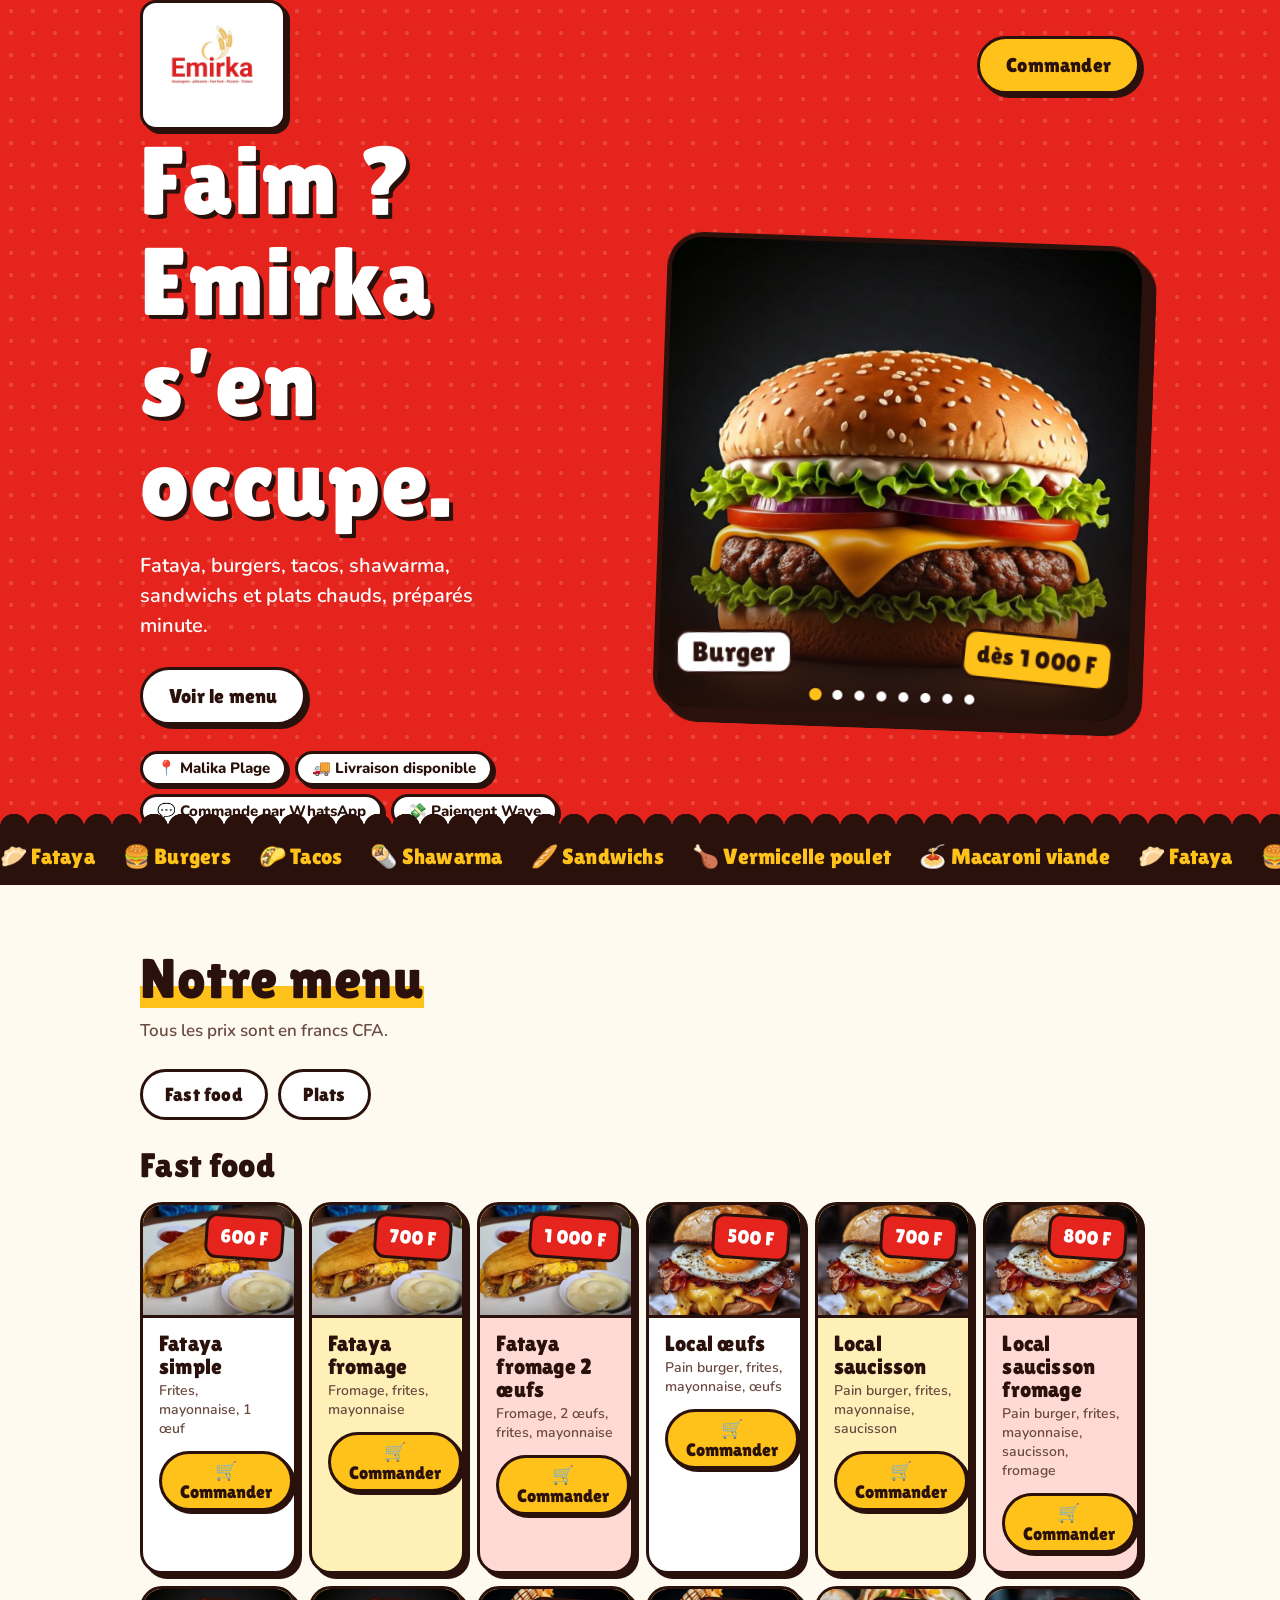
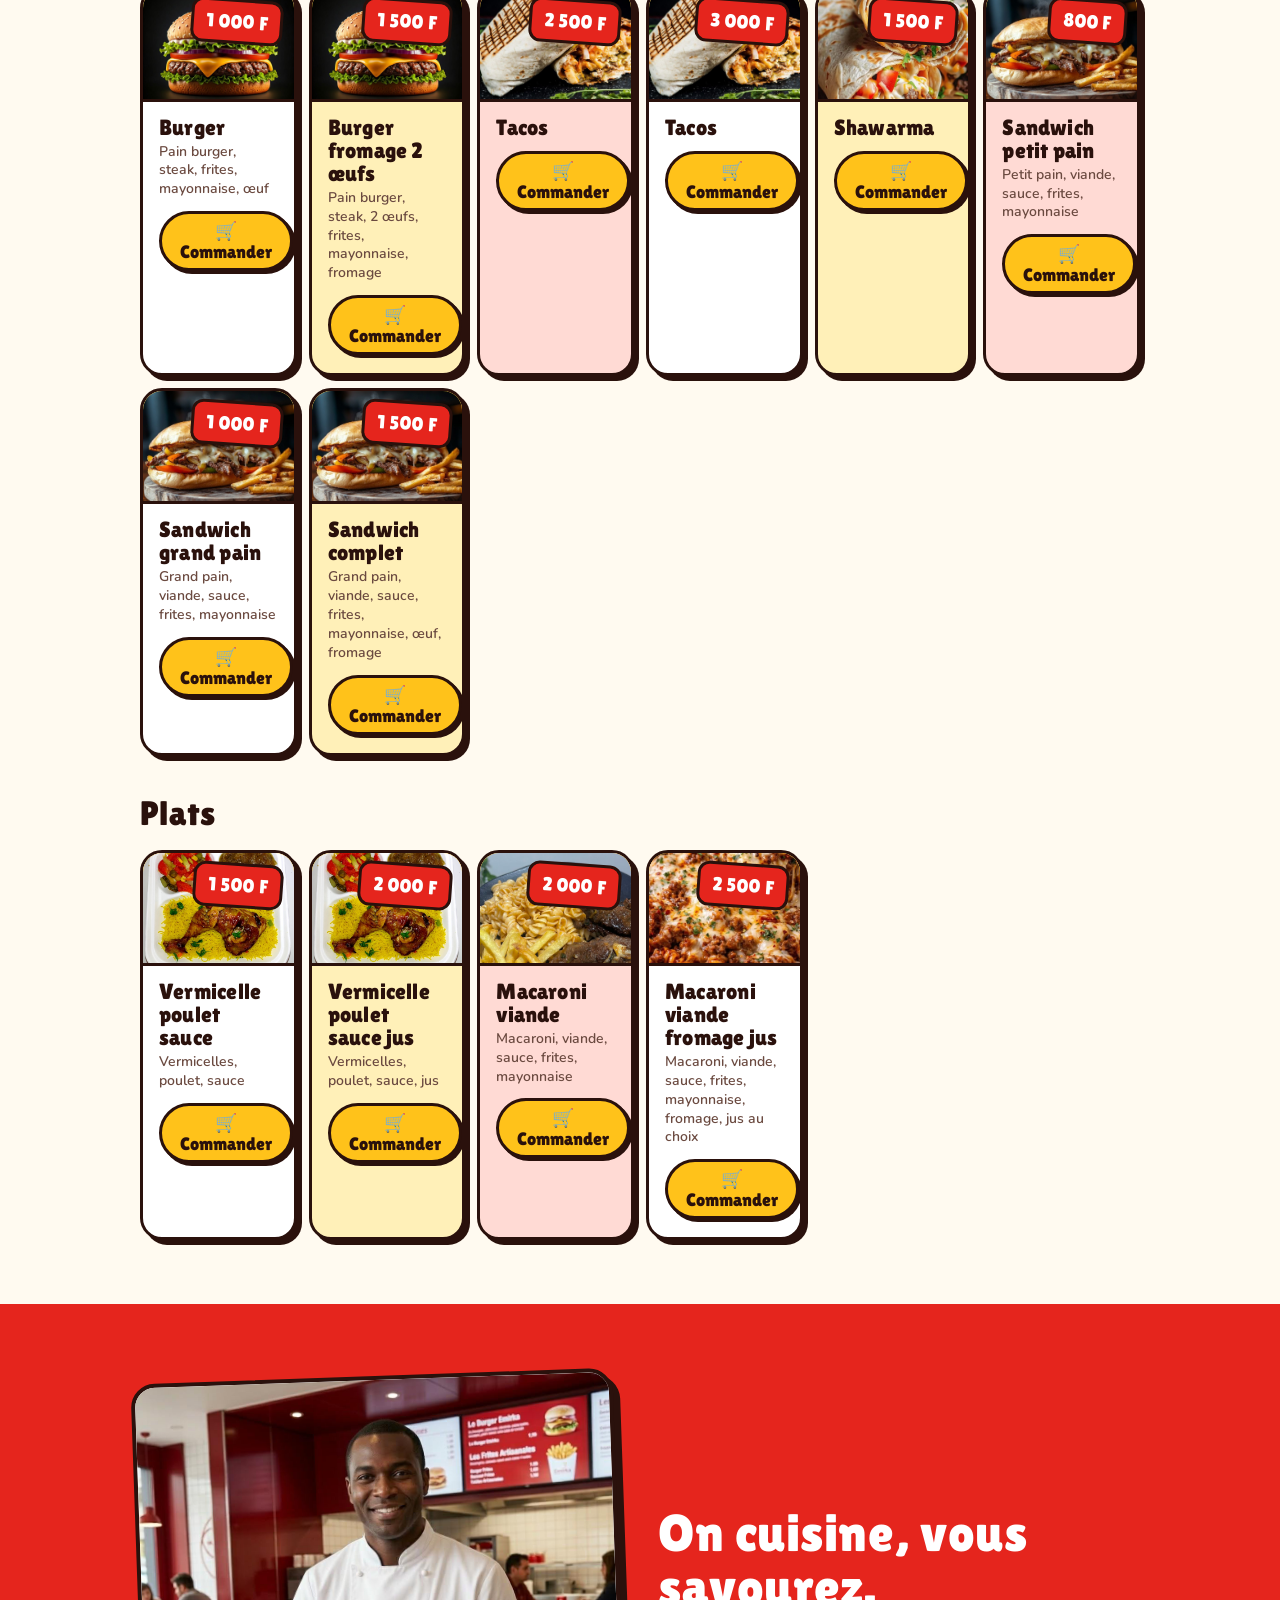
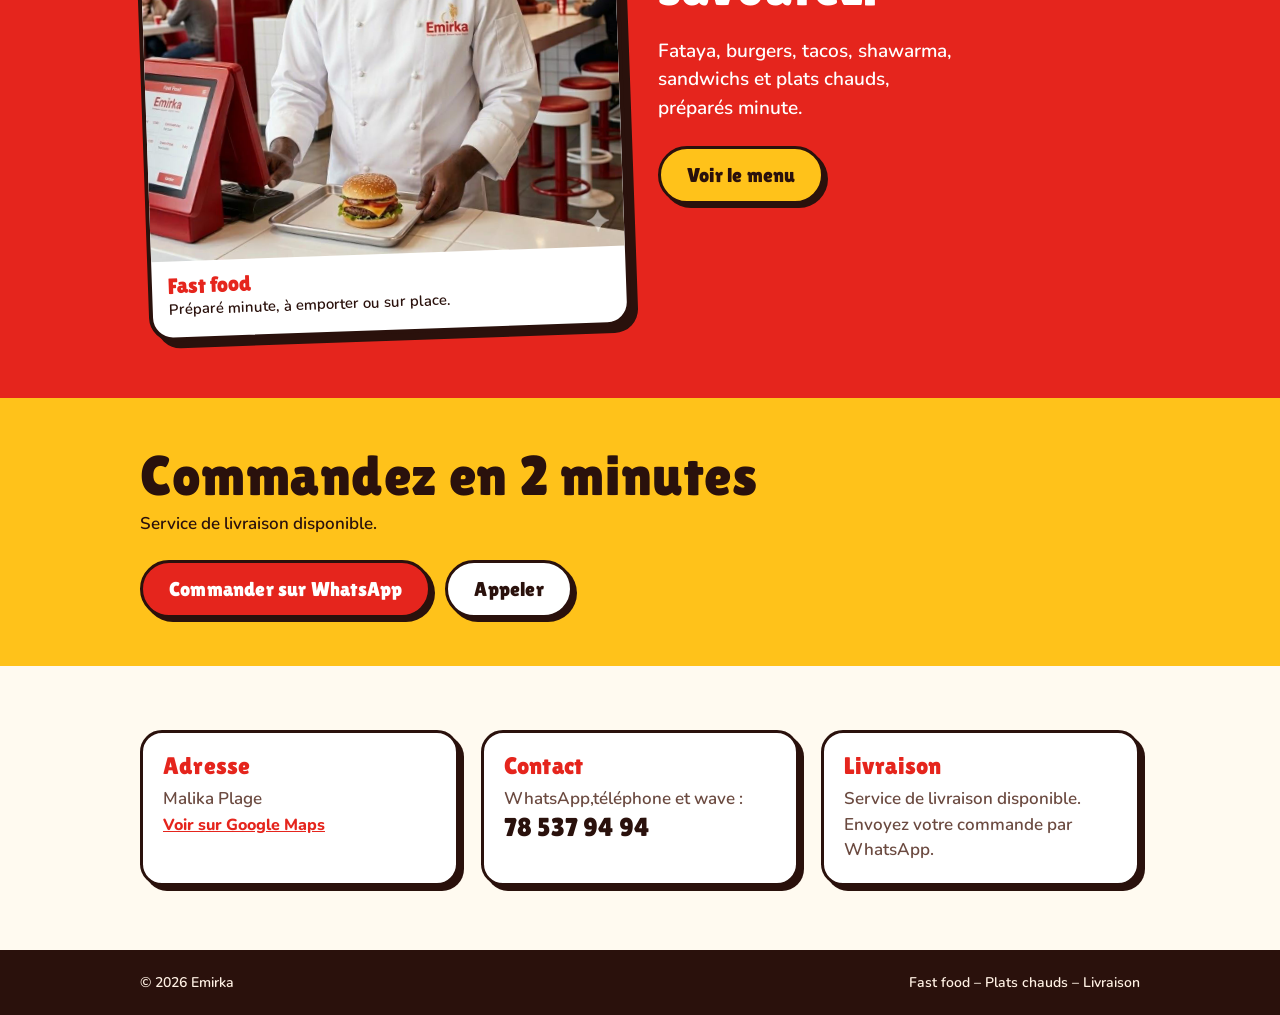
<file: index.html>
<!DOCTYPE html>
<html lang="fr">
<head>
<meta charset="utf-8">
<meta name="viewport" content="width=device-width, initial-scale=1, viewport-fit=cover">
<title>Emirka – Fast food, plats chauds et livraison</title>
<link rel="preconnect" href="https://fonts.googleapis.com">
<link rel="preconnect" href="https://fonts.gstatic.com" crossorigin>
<link href="https://fonts.googleapis.com/css2?family=Lilita+One&family=Nunito:wght@600;800&display=swap" rel="stylesheet">
<link rel="stylesheet" href="style.css">
</head>
<body>
<header class="hero">
  <div class="wrap top">
    <a class="brand" href="#" aria-label="Emirka, accueil"><img src="emirka-logo.jpeg" alt="Emirka" width="640" height="461"></a>
    <a class="btn" href="#commander">Commander</a>
  </div>
  <div class="wrap hero-in">
    <div>
      <h1>Faim ? Emirka s’en occupe.</h1>
      <p>Fataya, burgers, tacos, shawarma, sandwichs et plats chauds, préparés minute.</p>
      <div class="cta"><a class="btn white" href="#menu">Voir le menu</a></div>
     <ul class="chips"><li>📍 Malika Plage</li><li>🚚 Livraison disponible</li><li>💬 Commande par WhatsApp</li><li>💸 Paiement Wave</li></ul>
    </div>
    <div class="stage" role="group" aria-label="Nos plats">
      <figure class="slide on"><img src="Burger-emirka.jpg" alt="Burger au fromage"><figcaption class="cap"><span class="nm">Burger</span><span class="pr">dès 1 000 F</span></figcaption></figure>
      <figure class="slide"><img src="shawarma-emirka.jpg" alt="Shawarma"><figcaption class="cap"><span class="nm">Shawarma</span><span class="pr">1 500 F</span></figcaption></figure>
      <figure class="slide"><img src="FATAYA-emirka.jpeg" alt="Fataya"><figcaption class="cap"><span class="nm">Fataya</span><span class="pr">dès 600 F</span></figcaption></figure>
      <figure class="slide"><img src="Tacos-emirka.jpg" alt="Tacos grillé"><figcaption class="cap"><span class="nm">Tacos</span><span class="pr">dès 2 500 F</span></figcaption></figure>
      <figure class="slide"><img src="Macaronie-emirka.jpg" alt="Macaroni gratiné"><figcaption class="cap"><span class="nm">Macaroni viande fromage</span><span class="pr">2 500 F</span></figcaption></figure>
      <figure class="slide"><img src="Vermicelle-emirka.jpeg" alt="Poulet rôti sur vermicelles"><figcaption class="cap"><span class="nm">Poulet vermicelles</span><span class="pr">dès 1 500 F</span></figcaption></figure>
      <figure class="slide"><img src="local-emirka.jpg" alt="Local aux œufs"><figcaption class="cap"><span class="nm">Local</span><span class="pr">dès 500 F</span></figcaption></figure>
      <figure class="slide"><img src="Sandwich-emirka.jpg" alt="Sandwich viande fromage"><figcaption class="cap"><span class="nm">Sandwich</span><span class="pr">dès 800 F</span></figcaption></figure>
      <div class="dots" id="dots"></div>
    </div>
  </div>
</header>

<div class="marq" aria-hidden="true"><div>
  <span>🥟 Fataya</span><span>🍔 Burgers</span><span>🌮 Tacos</span><span>🌯 Shawarma</span><span>🥖 Sandwichs</span><span>🍗 Vermicelle poulet</span><span>🍝 Macaroni viande</span>
  <span>🥟 Fataya</span><span>🍔 Burgers</span><span>🌮 Tacos</span><span>🌯 Shawarma</span><span>🥖 Sandwichs</span><span>🍗 Vermicelle poulet</span><span>🍝 Macaroni viande</span>
</div></div>

<section id="menu"><div class="wrap">
  <h2>Notre menu</h2>
  <p class="sub">Tous les prix sont en francs CFA.</p>
  <nav class="tabs" id="tabs" aria-label="Catégories"></nav>
  <div id="grid"></div>
</div></section>

<section class="show"><div class="wrap">
  <figure><img src="emirka-photo.jpeg" alt="Un cuisinier en veste Emirka présente un burger au comptoir" loading="lazy"><figcaption><b>Fast food</b>Préparé minute, à emporter ou sur place.</figcaption></figure>
  <div class="show-tx"><h2>On cuisine, vous savourez.</h2><p>Fataya, burgers, tacos, shawarma, sandwichs et plats chauds, préparés minute.</p><a class="btn" href="#menu">Voir le menu</a></div>
</div></section>

<div class="order" id="commander"><div class="wrap" style="padding-top:48px;padding-bottom:48px">
  <div><h2>Commandez en 2 minutes</h2><p>Service de livraison disponible.</p></div>
  <div class="cta"><a class="btn red" href="https://wa.me/221785379494?text=Bonjour%20Emirka%2C%20je%20voudrais%20commander">Commander sur WhatsApp</a><a class="btn white" href="tel:+221785379494">Appeler</a></div>
</div></div>

<section id="infos"><div class="wrap info">
  <div><h3>Adresse</h3><p>Malika Plage<br><a href="https://maps.app.goo.gl/WiRUqbtnnCbrg8SAA?g_st=ic
" target="_blank" rel="noopener" style="font:800 16px Nunito,sans-serif;color:var(--red);text-decoration:underline">Voir sur Google Maps</a></p></div>
  <div><h3>Contact</h3><p>WhatsApp,téléphone et wave :<br><a href="tel:+221785379494">78 537 94 94</a></p></div>
  <div><h3>Livraison</h3><p>Service de livraison disponible. Envoyez votre commande par WhatsApp.</p></div>
</div></section>

<footer><div class="wrap"><span>© 2026 Emirka</span><span>Fast food – Plats chauds – Livraison</span></div></footer>
<script src="script.js"></script>
</body>
</html>
</file>
<file: style.css>
:root{
  --bg:#fffaf0; --surface:#fff; --text:#2a110c; --muted:#6b4a40; --bd:#2a110c; --dk:#2a110c;
  --red:#e5251d; --yellow:#ffc21a; --c2:#fff0b8; --c3:#ffdad4;
  box-sizing:border-box; padding-top:env(safe-area-inset-top,0px); padding-bottom:env(safe-area-inset-bottom,0px);
}
@media (prefers-color-scheme:dark){:root:not([data-theme="light"]){--bg:#1d0f0b;--surface:#2d1914;--text:#fff1e4;--muted:#d1b4a6;--bd:#ffc21a;--c2:#3a2d12;--c3:#44201c;}}
:root[data-theme="dark"]{--bg:#1d0f0b;--surface:#2d1914;--text:#fff1e4;--muted:#d1b4a6;--bd:#ffc21a;--c2:#3a2d12;--c3:#44201c;}
html{scroll-padding-top:env(safe-area-inset-top,0px);scroll-behavior:smooth}
*,*::before,*::after{box-sizing:border-box}
body{margin:0;background:var(--bg);color:var(--text);font:600 17px/1.5 Nunito,system-ui,sans-serif}
h1,h2,h3,.btn,.tab,.price,.nm,.pr,.marq{font-family:"Lilita One","Nunito",system-ui,sans-serif;font-weight:400;letter-spacing:.01em}
.hero{position:relative;overflow:hidden;color:#fff;background:var(--red) radial-gradient(rgba(255,255,255,.14) 2px,transparent 2.5px) 0 0/22px 22px}
.hero::after{content:"";position:absolute;left:0;right:0;bottom:0;height:14px;background:radial-gradient(circle at 14px 14px,var(--dk) 14px,transparent 14.5px) 0 0/28px 14px repeat-x}
.top{display:flex;justify-content:space-between;align-items:center;padding-top:18px;padding-bottom:6px}
.brand{background:#fff;border:3px solid var(--dk);border-radius:16px;box-shadow:4px 4px 0 var(--dk);padding:2px 10px;display:block}
.brand img{display:block;height:120px;width:auto}
.hero-in{display:grid;grid-template-columns:1fr 1fr;gap:40px;align-items:center;padding-top:30px;padding-bottom:104px}
.hero h1{font-size:clamp(50px,8.5vw,96px);text-shadow:4px 4px 0 var(--dk)}
.hero p{font-size:20px;max-width:30ch;margin:18px 0 26px}
.chips{display:flex;flex-wrap:wrap;gap:8px;list-style:none;padding:0;margin:26px 0 0}
.chips li{background:#fff;color:var(--dk);border:3px solid var(--dk);border-radius:999px;padding:3px 14px;font-size:15px;font-weight:800;box-shadow:3px 3px 0 var(--dk)}
.stage{position:relative;aspect-ratio:1/1;width:100%;max-width:540px;margin-left:auto;background:#000;border:5px solid var(--dk);border-radius:36px;box-shadow:10px 10px 0 var(--dk);overflow:hidden;transform:rotate(2deg)}
.slide{position:absolute;inset:0;margin:0;opacity:0;transition:opacity .9s}
.slide.on{opacity:1}
.slide img{width:100%;height:100%;object-fit:cover;display:block;transform:scale(1.02);transition:transform 6s linear}
.slide.on img{transform:scale(1.14)}
.slide::after{content:"";position:absolute;inset:0;background:linear-gradient(transparent 55%,rgba(42,17,12,.75))}
.cap{position:absolute;z-index:1;left:16px;right:16px;bottom:34px;display:flex;justify-content:space-between;align-items:flex-end;gap:10px}
.nm{background:#fff;color:var(--dk);border:3px solid var(--dk);border-radius:14px;padding:4px 14px;font-size:clamp(20px,3.4vw,28px);transform:rotate(-2deg);line-height:1.1}
.pr{background:var(--yellow);color:var(--dk);border:3px solid var(--dk);border-radius:14px;padding:4px 12px;font-size:clamp(18px,3vw,24px);transform:rotate(4deg);white-space:nowrap}
.dots{position:absolute;z-index:2;left:0;right:0;bottom:10px;display:flex;justify-content:center;gap:8px}
.dots button{width:14px;height:14px;padding:0;border-radius:50%;border:2px solid var(--dk);background:#fff;cursor:pointer}
.dots button[aria-current="true"]{background:var(--yellow);transform:scale(1.25)}
@media(prefers-reduced-motion:no-preference){
.stage{animation:pop .7s cubic-bezier(.2,1.4,.4,1) both}
.slide.on .nm{animation:pop .5s .25s cubic-bezier(.2,1.5,.4,1) both}.slide.on .pr{animation:pop .5s .45s cubic-bezier(.2,1.5,.4,1) both}
@keyframes pop{from{opacity:0;scale:.5}}}
@media(prefers-reduced-motion:reduce){.slide img,.slide.on img{transform:none;transition:none}}
h1,h2,h3{margin:0;line-height:1.05}
:focus-visible{outline:3px solid var(--red);outline-offset:3px}
.wrap{max-width:1040px;margin:0 auto;padding:0 20px}
.btn{display:inline-block;font-size:20px;text-decoration:none;padding:11px 26px;border-radius:999px;border:3px solid var(--dk);box-shadow:4px 4px 0 var(--dk);color:var(--dk);background:var(--yellow);cursor:pointer;transition:transform .12s,box-shadow .12s}
.btn:hover{transform:translate(2px,2px);box-shadow:2px 2px 0 var(--dk)}
.btn.red{background:var(--red);color:#fff}.btn.white{background:#fff}
.cta{display:flex;gap:14px;flex-wrap:wrap}
.marq{background:var(--dk);color:var(--yellow);overflow:hidden;font-size:22px;padding:12px 0;white-space:nowrap}
.marq div{display:flex;gap:28px;width:max-content;animation:m 30s linear infinite}
@keyframes m{to{transform:translateX(-50%)}}
@media(prefers-reduced-motion:reduce){.marq div{animation:none}}
section{padding:64px 0}
h2{display:inline-block;font-size:clamp(36px,6vw,56px);background:linear-gradient(transparent 62%,var(--yellow) 62%);color:var(--text);margin-bottom:10px}
.sub{color:var(--muted);margin:0 0 26px}
.tabs{display:flex;gap:10px;flex-wrap:wrap;margin-bottom:28px}
.tab{font-size:19px;padding:8px 22px;border-radius:999px;border:3px solid var(--bd);background:var(--surface);color:var(--text);cursor:pointer}
.tab[aria-selected="true"]{background:var(--red);color:#fff;border-color:var(--dk);box-shadow:3px 3px 0 var(--dk)}
.grid{display:grid;grid-template-columns:repeat(auto-fill,minmax(145px,1fr));gap:12px}
.item{display:flex;flex-direction:column;background:var(--surface);border:3px solid var(--bd);border-radius:22px;box-shadow:5px 5px 0 var(--bd);overflow:hidden}
.item:nth-child(3n+2){background:var(--c2)}.item:nth-child(3n+3){background:var(--c3)}
.vis{position:relative;aspect-ratio:4/3;background:var(--yellow);border-bottom:3px solid var(--bd);display:grid;place-items:center;overflow:hidden}
.vis img{position:absolute;inset:0;width:100%;height:100%;object-fit:cover}
.em{font-size:76px}
.price{position:absolute;top:10px;right:10px;font-size:19px;background:var(--red);color:#fff;padding:5px 12px;border-radius:12px;border:3px solid var(--dk);transform:rotate(4deg);white-space:nowrap}
.tx{padding:14px 16px 18px}
.item h3{font-size:22px}
.item p{margin:4px 0 0;font-size:14px;color:var(--muted);line-height:1.35}
.item p:empty{display:none}
a.tab{text-decoration:none;display:inline-block}.tab:hover{background:var(--yellow);color:var(--dk)}
.cat{font-size:34px;margin:40px 0 18px;scroll-margin-top:16px}#grid>.cat:first-child{margin-top:0}
.show .wrap{align-items:center}
.show-tx h2{background:none;color:#fff;font-size:clamp(34px,5vw,52px)}
.show-tx p{color:#fff;font-size:19px;margin:12px 0 24px;max-width:28ch}
.show{background:var(--red)}
.show .wrap{display:grid;grid-template-columns:1fr 1fr;gap:36px;padding-top:8px}
.show figure{margin:0;background:#fff;color:var(--dk);border:4px solid var(--dk);border-radius:24px;box-shadow:7px 7px 0 var(--dk);overflow:hidden;transform:rotate(-2deg)}
.show img{display:block;width:100%;aspect-ratio:1/1;object-fit:cover}
.show figcaption{padding:12px 16px 16px;font-size:15px}
.show figcaption b{display:block;font:400 22px "Lilita One",sans-serif;color:var(--red)}
.order{background:var(--yellow);color:var(--dk)}
.order .wrap{display:flex;gap:24px;align-items:center;justify-content:space-between;flex-wrap:wrap}
.order h2{background:none;color:var(--dk);margin:0}.order p{margin:6px 0 0}
.info{display:grid;grid-template-columns:repeat(auto-fit,minmax(240px,1fr));gap:22px}
.info>div{background:var(--surface);border:3px solid var(--bd);border-radius:22px;box-shadow:5px 5px 0 var(--bd);padding:20px}
.info h3{font-size:24px;color:var(--red);margin-bottom:8px}
.info p{margin:0;color:var(--muted)}
.info a{color:var(--text);font:400 26px "Lilita One",sans-serif;text-decoration:none}
footer{background:var(--dk);color:#fff1e4;padding:22px 0;font-size:14px}
footer .wrap{display:flex;justify-content:space-between;flex-wrap:wrap;gap:8px}
@media(max-width:700px){.brand img{height:84px}.hero-in,.show .wrap{grid-template-columns:1fr}.hero-in{padding-top:20px}.stage{order:-1;margin:0 auto}section{padding:48px 0}}
/* ===== Commande ===== */
.item{cursor:pointer}
.cmd{display:inline-block;margin-top:12px;font:400 18px "Lilita One","Nunito",sans-serif;cursor:pointer;background:var(--yellow);color:var(--dk);border:3px solid var(--dk);border-radius:999px;padding:6px 18px;box-shadow:3px 3px 0 var(--dk);transition:transform .12s,box-shadow .12s}
.cmd:hover{transform:translate(2px,2px);box-shadow:1px 1px 0 var(--dk)}
dialog{border:4px solid var(--dk);border-radius:26px;padding:0;width:calc(100% - 24px);max-width:440px;background:var(--bg);color:var(--text);box-shadow:8px 8px 0 var(--dk);font:600 16px Nunito,system-ui,sans-serif}
dialog::backdrop{background:rgba(42,17,12,.65)}
.dl{position:relative;padding:20px;max-height:88vh;overflow:auto}
.x{position:absolute;top:10px;right:12px;width:36px;height:36px;border-radius:50%;border:3px solid var(--dk);background:#fff;color:var(--dk);font:400 22px/1 "Lilita One",sans-serif;cursor:pointer}
.dh{display:flex;gap:14px;align-items:center;margin-bottom:14px;padding-right:38px}
.dv{flex:none;width:72px;height:72px;border-radius:50%;border:3px solid var(--dk);overflow:hidden;background:var(--yellow);display:grid;place-items:center;font-size:38px}
.dv img{width:100%;height:100%;object-fit:cover}
.dh h3{font-size:24px}.dh p{margin:2px 0 0;color:var(--muted)}
.lb,legend{font:400 18px "Lilita One","Nunito",sans-serif;padding:0}
.row{display:flex;justify-content:space-between;align-items:center;margin:12px 0}
.qty{display:flex;align-items:center;gap:12px}
.qty button{width:40px;height:40px;border-radius:50%;border:3px solid var(--dk);background:var(--yellow);color:var(--dk);font:400 24px/1 "Lilita One",sans-serif;cursor:pointer}
.qty output{min-width:28px;text-align:center;font:400 26px "Lilita One",sans-serif}
fieldset{border:0;padding:0;margin:12px 0}
.seg{display:flex;gap:8px;flex-wrap:wrap;margin-top:6px}
.seg label{position:relative;cursor:pointer}
.seg input{position:absolute;opacity:0;pointer-events:none}
.seg span{display:inline-block;padding:6px 16px;border:3px solid var(--bd);border-radius:999px;background:var(--surface)}
.seg input:checked+span{background:var(--red);color:#fff;border-color:var(--dk)}
.seg input:focus-visible+span{outline:3px solid var(--red);outline-offset:2px}
label.f{display:block;margin-top:12px;font-weight:800}
dialog input[type=text],dialog textarea{display:block;width:100%;margin-top:4px;padding:10px 12px;border:3px solid var(--bd);border-radius:14px;background:var(--surface);color:var(--text);font:600 16px Nunito,system-ui,sans-serif}
.tot{display:flex;justify-content:space-between;align-items:center;margin:16px 0 12px;font:400 22px "Lilita One",sans-serif}
.tot b{font-weight:400;font-size:30px;color:var(--red)}
.send{width:100%;text-align:center}
.hint{color:var(--red);margin:8px 0 0;min-height:1em;font-size:14px}
/* ===== Menu : 2 plats par ligne sur téléphone ===== */
@media(max-width:700px){
.grid{grid-template-columns:1fr 1fr;gap:12px}
.item{border-radius:16px;box-shadow:3px 3px 0 var(--bd)}
.vis{aspect-ratio:1/1}
.em{font-size:56px}
.price{top:6px;right:6px;font-size:14px;padding:2px 8px;border-width:2px;border-radius:9px}
.tx{padding:10px 10px 12px}
.item h3{font-size:17px}
.item p{font-size:12px}
.tx{display:flex;flex-direction:column;flex:1}
.item p{margin-bottom:8px}
.cmd{display:block;width:100%;margin-top:auto;padding:5px 8px;font-size:15px;text-align:center}
.cat{font-size:28px;margin:30px 0 14px}
}
/* ===== Paiement Wave ===== */
#pw{margin-top:10px}
.btn.wv{background:var(--dk);color:#fff}
.wvbox{margin-top:12px;padding:12px 14px;border:3px solid var(--dk);border-radius:16px;background:var(--c2);font-weight:700;font-size:15px}
.wvbox .btn{display:block;margin-top:10px;text-align:center}
</file>
